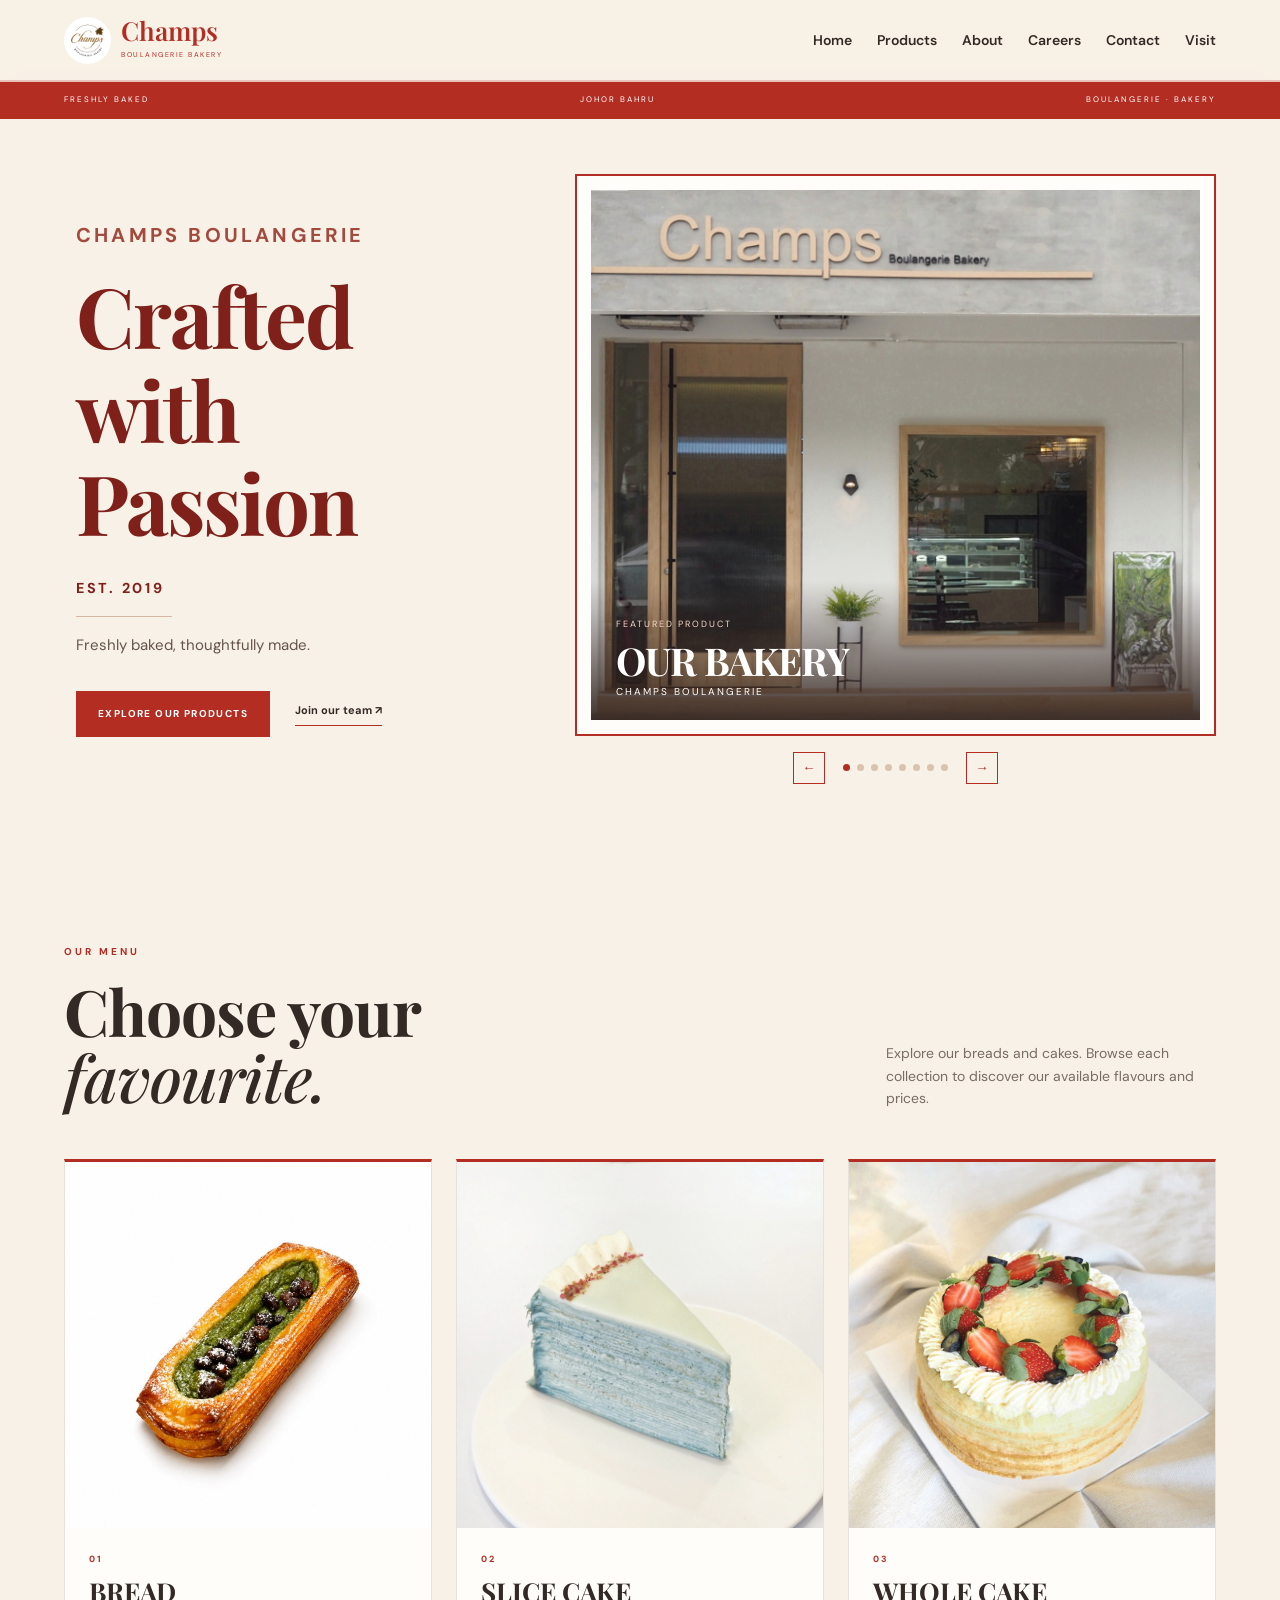
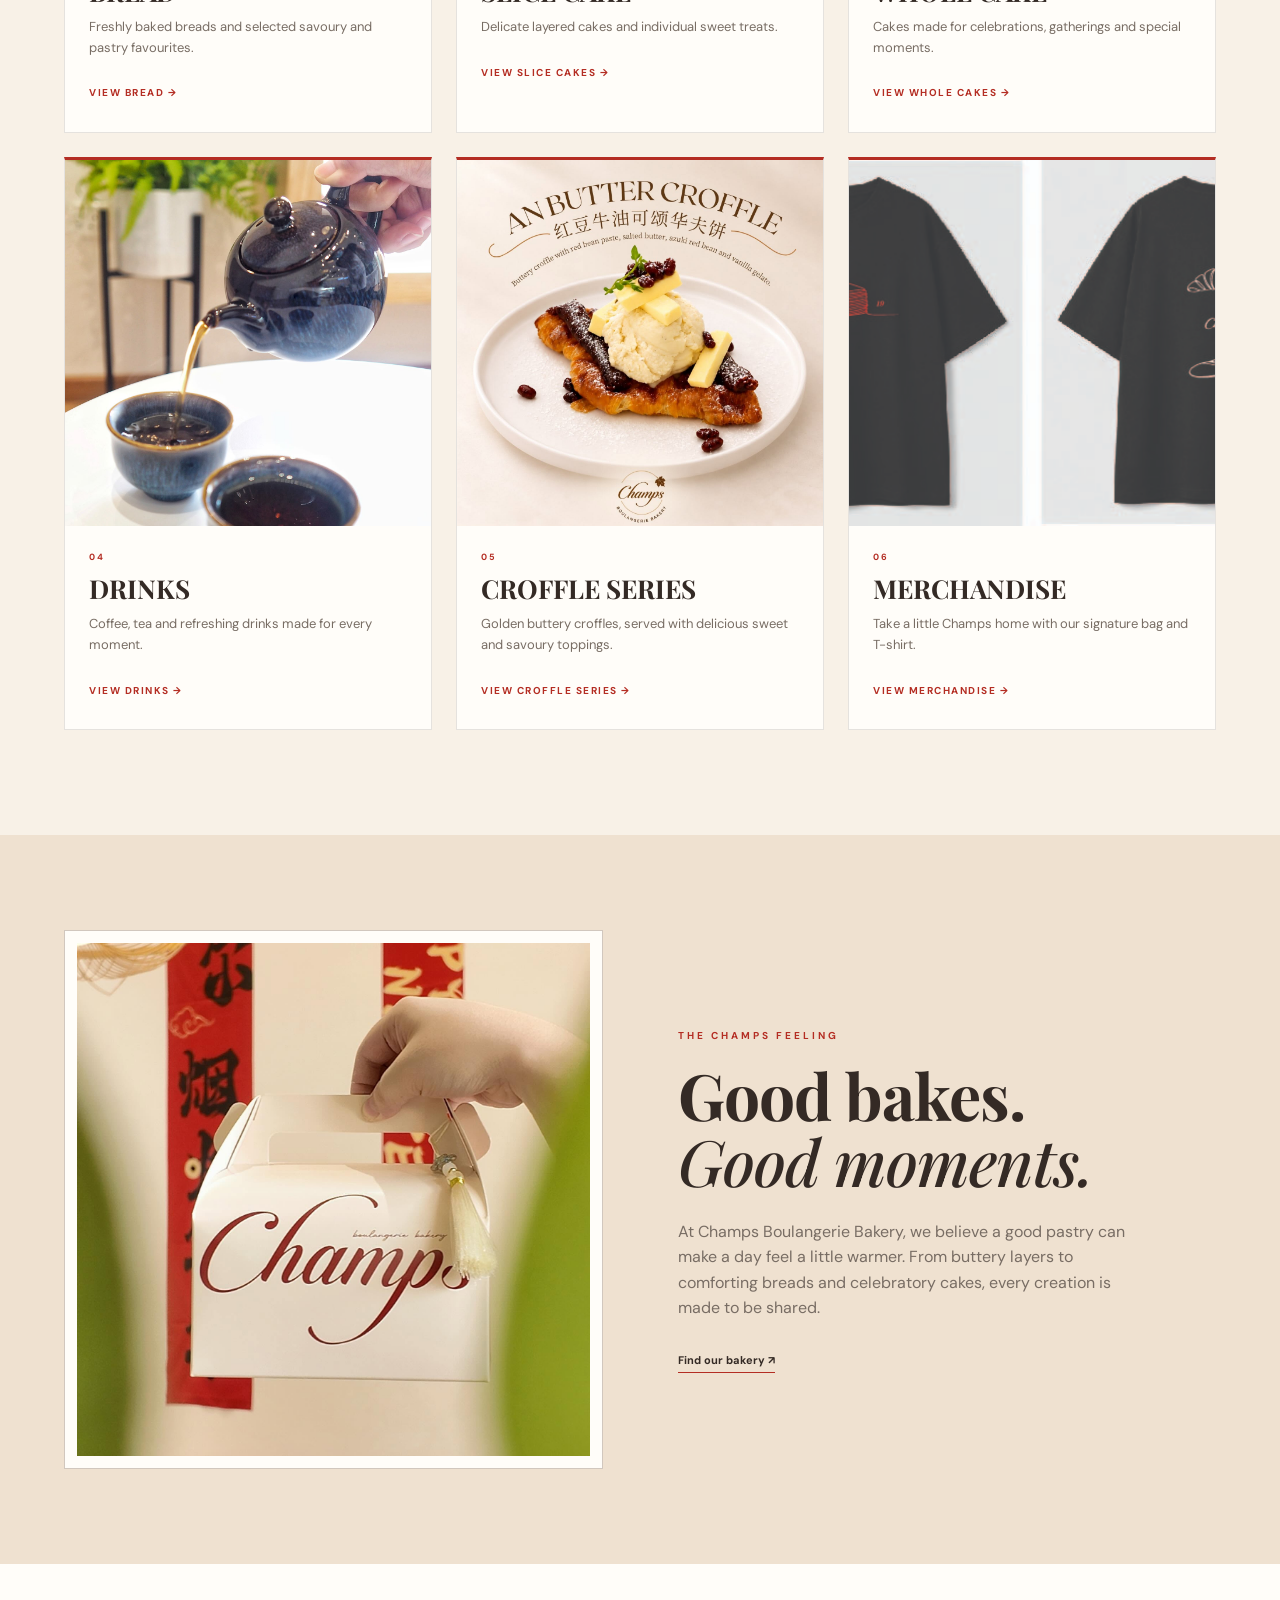
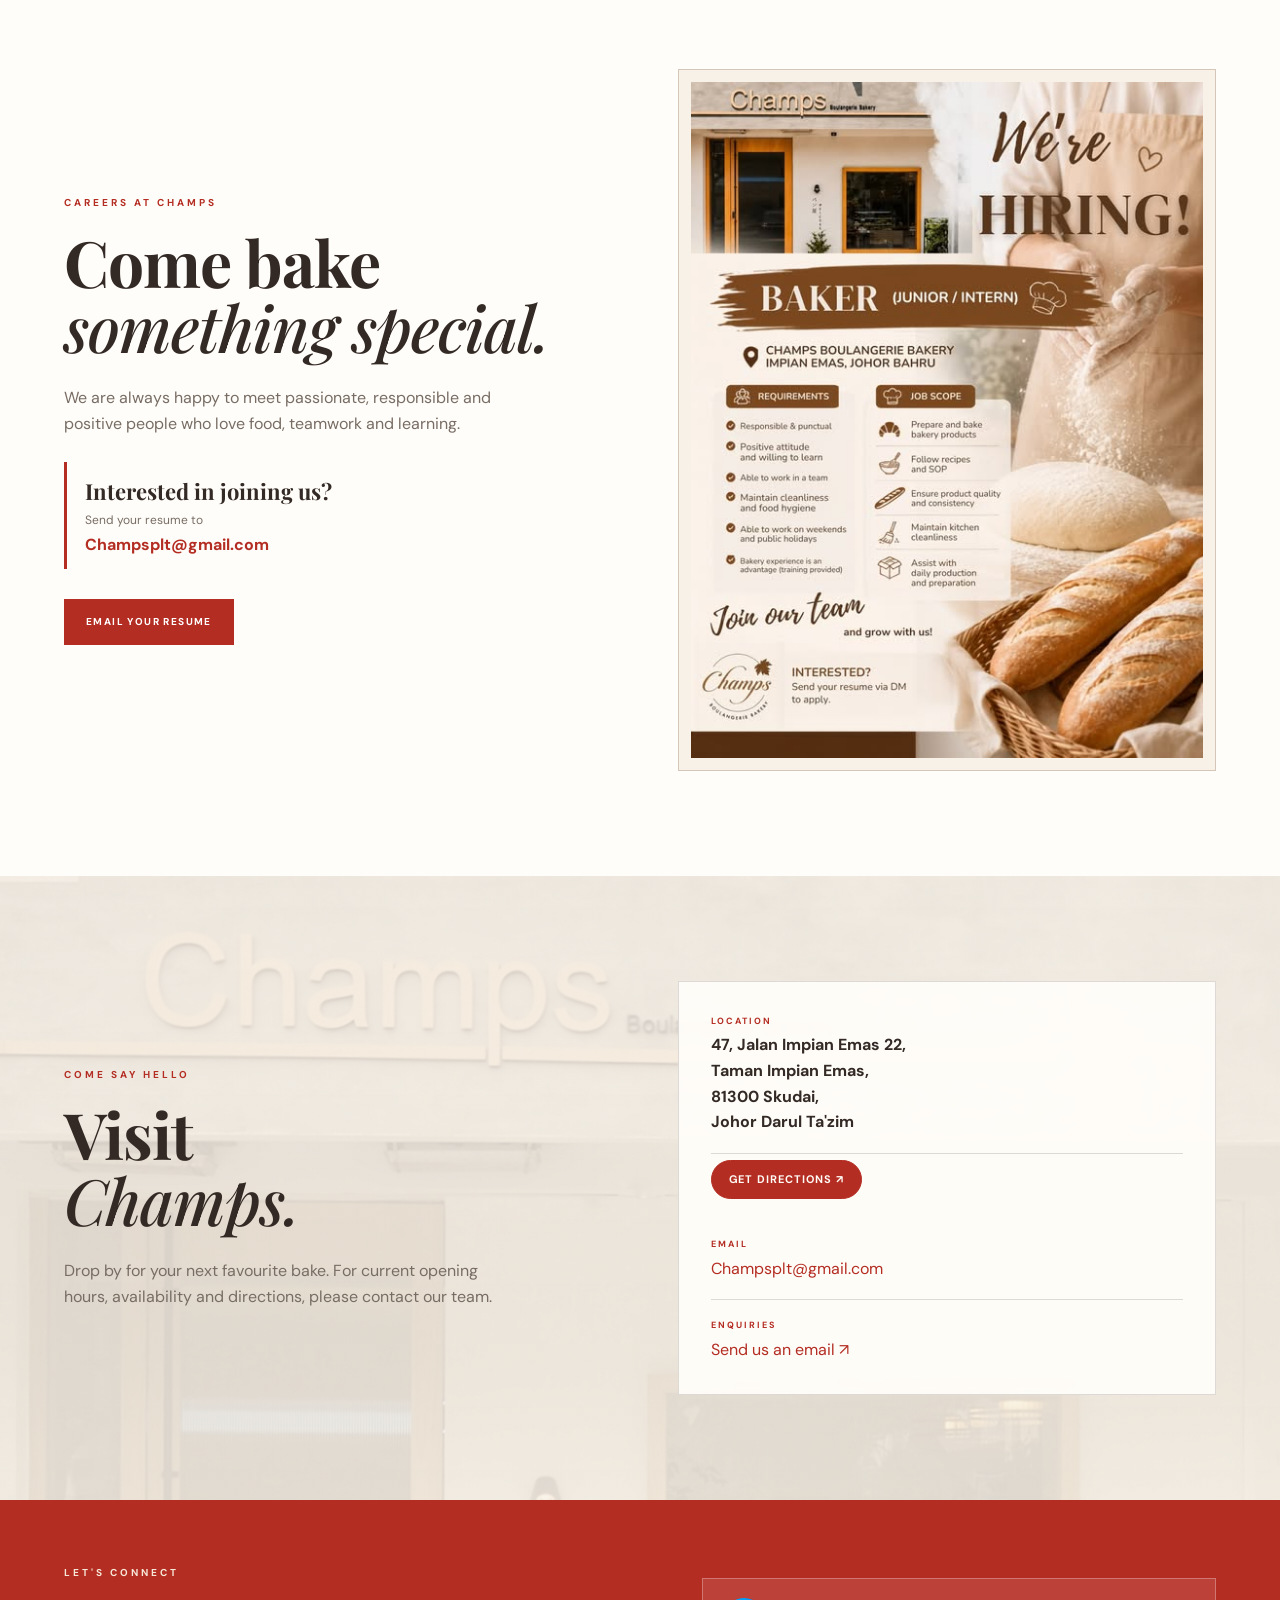
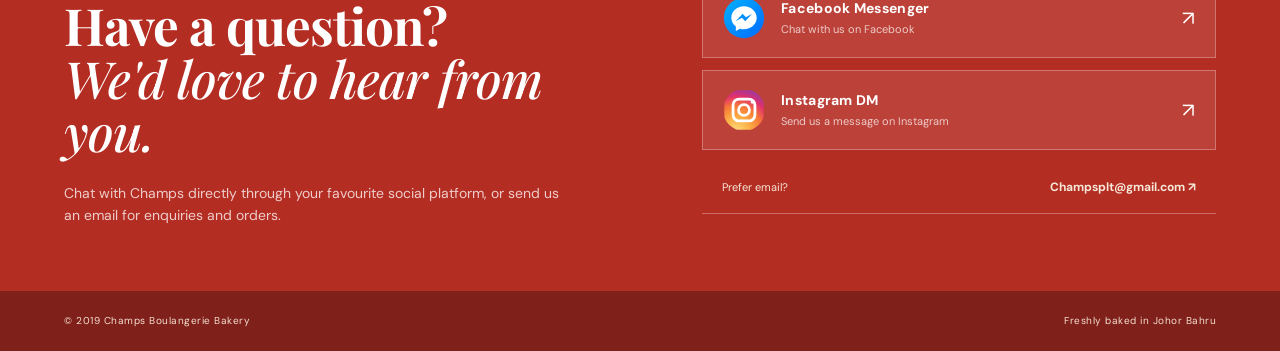
<file: index.html>
<!DOCTYPE html>

<html lang="en">
<head>
<meta charset="utf-8"/>
<meta content="width=device-width, initial-scale=1.0" name="viewport"/>
<meta content="Champs Boulangerie Bakery — croffles, pastries, breads, cakes and handcrafted sweet treats in Johor Bahru." name="description"/>
<title>Champs Boulangerie Bakery</title>
<!-- Google Fonts -->
<link href="https://fonts.googleapis.com" rel="preconnect"/>
<link crossorigin="" href="https://fonts.gstatic.com" rel="preconnect"/>
<link href="https://fonts.googleapis.com/css2?family=DM+Sans:wght@400;500;600;700&amp;family=Playfair+Display:wght@500;600;700&amp;display=swap" rel="stylesheet"/>
<!-- Homepage heritage headline styling; scoped to avoid affecting other pages -->
<style>
        .hero-copy .champs-heritage-kicker {
            color: #a34a3e;
            letter-spacing: .16em;
            font-weight: 700;
        }
        .hero-copy .champs-heritage-heading {
            color: #7f201a;
            line-height: 1.12;
            text-wrap: balance;
            margin-bottom: .35em;
        }
        .hero-copy .champs-heritage-heading em { color: inherit; }
        .hero-copy .champs-heritage-established {
            color: #7f201a;
            font-weight: 700;
            letter-spacing: .19em;
            font-size: .9rem;
            margin: 0 0 1rem;
        }
        .hero-copy .champs-heritage-rule {
            width: 96px;
            height: 1px;
            background: #d7b7a3;
            margin: 0 0 1rem;
        }
        .hero-copy .champs-heritage-description {
            color: #65554c;
            margin-top: 0;
        }
        @media (max-width: 767px) {
            .hero-copy .champs-heritage-heading { font-size: clamp(2.1rem, 9vw, 3.5rem); }
        }
    </style>
<!-- Main CSS -->
<link href="style.css" rel="stylesheet"/>
</head>
<body>
<!-- =========================================================
         HEADER / NAVIGATION
    ========================================================== -->
<header class="header" id="header">
<div class="container nav">
<!-- Logo -->
<div aria-label="Champs Boulangerie Bakery" class="brand">
<img alt="Champs Logo" src="images/champslogo.jpg"/>
<span>
<strong>Champs</strong>
<small>BOULANGERIE BAKERY</small>
</span>
</div>
<!-- Desktop Navigation -->
<nav class="nav-links">
<a href="#home">Home</a>
<a href="products.html">Products</a>
<a href="#about">About</a>
<a href="#careers">Careers</a>
<button aria-haspopup="dialog" class="champs-contact-trigger champs-nav-contact" type="button">Contact</button>
<a href="#visit">Visit</a>
</nav>
<!-- Mobile Menu Button -->
<button aria-expanded="false" aria-label="Open navigation" class="menu-button" id="menuButton">

                ☰

            </button>
</div>
<!-- Mobile Navigation -->
<nav class="mobile-nav" id="mobileNav">
<a href="#home">Home</a>
<a href="products.html">Products</a>
<a href="#about">About</a>
<a href="#careers">Careers</a>
<button aria-haspopup="dialog" class="champs-contact-trigger champs-nav-contact" type="button">Contact</button>
<a href="#visit">Visit</a>
</nav>
</header>
<!-- =========================================================
         MAIN CONTENT
    ========================================================== -->
<main id="home">
<!-- =====================================================
             HERO SECTION
        ====================================================== -->
<section class="hero">
<!-- Top Information -->
<div class="hero-topline">
<span>FRESHLY BAKED</span>
<span>JOHOR BAHRU</span>
<span>BOULANGERIE · BAKERY</span>
</div>
<div class="container hero-grid">
<!-- =================================================
                     HERO TEXT
                ================================================== -->
<div class="hero-copy">
<!-- Refined brand statement: established, warm and timeless -->
<p class="eyebrow champs-heritage-kicker">CHAMPS BOULANGERIE</p>
<h1 class="champs-heritage-heading">Crafted with Passion</h1>
<p class="champs-heritage-established">EST. 2019</p>
<div aria-hidden="true" class="champs-heritage-rule"></div>
<p class="hero-description champs-heritage-description">Freshly baked, thoughtfully made.</p>
<!-- Hero Buttons -->
<div class="hero-actions">
<a class="button red" href="products.html">

                            Explore our products

                        </a>
<a class="underlink" href="#careers">

                            Join our team ↗

                        </a>
</div>
</div>
<!-- =================================================
                     HERO PRODUCT SLIDER
                ================================================== -->
<div class="hero-slider">
<!-- Slider Frame -->
<div class="slider-frame">
<!-- Decorative Corners -->
<div class="slider-corner top-left"></div>
<div class="slider-corner bottom-right"></div>
<!-- Product Image -->
<img alt="Champs Boulangerie bakery entrance" id="heroImage" src="images/champs-home-01.jpeg"/>
<!-- Product Information Overlay -->
<div class="slider-overlay">
<span class="slider-label">
                                FEATURED PRODUCT
                            </span>
<h2 id="heroTitle">OUR BAKERY</h2>
<p id="heroCategory">CHAMPS BOULANGERIE</p>
</div>
</div>
<!-- END slider-frame -->
<!-- =================================================
                         SLIDER CONTROLS
                         
                         IMPORTANT:
                         This is OUTSIDE slider-frame.
                         Do not put it inside slider-frame.
                    ================================================== -->
<div class="slider-controls">
<!-- Previous -->
<button aria-label="Previous product" id="prevSlide">

                            ←

                        </button>
<!-- Dots -->
<div class="slider-dots" id="sliderDots">
</div>
<!-- Next -->
<button aria-label="Next product" id="nextSlide">

                            →

                        </button>
</div>
<!-- END slider-controls -->
</div>
<!-- END hero-slider -->
</div>
<!-- END hero-grid -->
</section>
<!-- END HERO SECTION -->
<!-- =========================================================
             OUR MENU SECTION
        ========================================================== -->
<section class="section menu-section" id="products">
<div class="container">
<!-- Section Heading -->
<div class="section-heading">
<div>
<p class="eyebrow">
                            OUR MENU
                        </p>
<h2>

                            Choose your
                            <br/>
<em>favourite.</em>
</h2>
</div>
<p>

                        Explore our breads and cakes.
                        Browse each collection to discover
                        our available flavours and prices.

                    </p>
</div>
<!-- Menu Categories -->
<div class="menu-category-grid">
<!-- =================================================
                         BREAD
                    ================================================== -->
<a class="menu-category-card" href="products.html#bread">
<div class="menu-category-image">
<img alt="Matcha Red Bean Danish" src="images/matcha-red-bean-danish.jpg"/>
</div>
<div class="menu-category-info">
<span>01</span>
<h3>
                                BREAD
                            </h3>
<p>

                                Freshly baked breads and
                                selected savoury and pastry
                                favourites.

                            </p>
<strong>
                                VIEW BREAD →
                            </strong>
</div>
</a>
<!-- =================================================
                         SLICE CAKE
                    ================================================== -->
<a class="menu-category-card" href="products.html#slice-cake">
<div class="menu-category-image">
<img alt="Sea Salt Mille Crepe Slice Cake" src="images/slice-sea-salt-mille-crepe.jpeg"/>
</div>
<div class="menu-category-info">
<span>02</span>
<h3>
                                SLICE CAKE
                            </h3>
<p>

                                Delicate layered cakes and
                                individual sweet treats.

                            </p>
<strong>
                                VIEW SLICE CAKES →
                            </strong>
</div>
</a>
<!-- =================================================
                         WHOLE CAKE
                    ================================================== -->
<a class="menu-category-card" href="products.html#whole-cake">
<div class="menu-category-image">
<img alt="Strawberry Mille Crepe Whole Cake" src="images/strawberry-mille-crepe-whole.jpeg"/>
</div>
<div class="menu-category-info">
<span>03</span>
<h3>
                                WHOLE CAKE
                            </h3>
<p>

                                Cakes made for celebrations,
                                gatherings and special moments.

                            </p>
<strong>
                                VIEW WHOLE CAKES →
                            </strong>
</div>
</a>
<a class="menu-category-card" href="products.html#drinks"><div class="menu-category-image"><img alt="Drink Pink Rose Tea" src="images/drink-pink rose tea.jpeg"/></div><div class="menu-category-info"><span>04</span><h3>DRINKS</h3><p>Coffee, tea and refreshing drinks made for every moment.</p><strong>VIEW DRINKS →</strong></div></a>
<a class="menu-category-card" href="products.html#croffle-series"><div class="menu-category-image"><img alt="An Butter Croffle" loading="lazy" src="images/an-butter-croffle.jpg"/></div><div class="menu-category-info"><span>05</span><h3>CROFFLE SERIES</h3><p>Golden buttery croffles, served with delicious sweet and savoury toppings.</p><strong>VIEW CROFFLE SERIES →</strong></div></a><a class="menu-category-card" href="products.html#merchandise"><div class="menu-category-image"><img alt="Champs T-shirt front and back" loading="lazy" src="images/merchandise-tshirt.jpg"/></div><div class="menu-category-info"><span>06</span><h3>MERCHANDISE</h3><p>Take a little Champs home with our signature bag and T-shirt.</p><strong>VIEW MERCHANDISE →</strong></div></a></div>
</div>
</section>
<!-- =========================================================
             ABOUT / BRAND SECTION
        ========================================================== -->
<section class="brand-section" id="about">
<div class="container brand-grid">
<!-- Brand Photo -->
<div class="brand-photo">
<img alt="Champs bakery packaging" src="images/champs-packaging.jpg"/>
</div>
<!-- Brand Text -->
<div class="brand-copy">
<p class="eyebrow">
                        THE CHAMPS FEELING
                    </p>
<h2>

                        Good bakes.
                        <br/>
<em>Good moments.</em>
</h2>
<p>

                        At Champs Boulangerie Bakery,
                        we believe a good pastry can make
                        a day feel a little warmer.

                        From buttery layers to comforting
                        breads and celebratory cakes,
                        every creation is made to be shared.

                    </p>
<a class="underlink" href="#visit">

                        Find our bakery ↗

                    </a>
</div>
</div>
</section>
<!-- =========================================================
             CAREERS SECTION
        ========================================================== -->
<section class="careers section" id="careers">
<div class="container careers-grid">
<!-- Careers Text -->
<div class="careers-copy">
<p class="eyebrow">
                        CAREERS AT CHAMPS
                    </p>
<h2>

                        Come bake
                        <br/>
<em>something special.</em>
</h2>
<p>

                        We are always happy to meet
                        passionate, responsible and positive
                        people who love food, teamwork
                        and learning.

                    </p>
<!-- Career Contact -->
<div class="career-note">
<strong>
                            Interested in joining us?
                        </strong>
<span>
                            Send your resume to
                        </span>
<a href="mailto:Champsplt@gmail.com?subject=Job%20Application%20-%20Champs%20Boulangerie%20Bakery">

                            Champsplt@gmail.com

                        </a>
</div>
<!-- Email Button -->
<a class="button red" href="mailto:Champsplt@gmail.com?subject=Job%20Application%20-%20Champs%20Boulangerie%20Bakery&amp;body=Hello%20Champs%20team%2C%0A%0AI%20would%20like%20to%20apply%20for%20a%20position.%20Please%20find%20my%20resume%20attached.%0A%0AThank%20you.">

                        Email your resume

                    </a>
</div>
<!-- Hiring Poster -->
<div class="poster-frame">
<img alt="Champs Boulangerie Bakery hiring poster" src="images/hiring.jpg"/>
</div>
</div>
</section>
<!-- =========================================================
             VISIT SECTION
        ========================================================== -->
<section class="visit section" id="visit">
<div class="container visit-grid">
<!-- Visit Text -->
<div>
<p class="eyebrow">
                        COME SAY HELLO
                    </p>
<h2>

                        Visit
                        <br/>
<em>Champs.</em>
</h2>
<p>

                        Drop by for your next favourite bake.
                        For current opening hours, availability
                        and directions, please contact our team.

                    </p>
</div>
<!-- Visit Information -->
<div class="visit-card">
<!-- Location -->
<div class="visit-line">
<span>
                            LOCATION
                        </span>
<strong>
                            47, Jalan Impian Emas 22,<br/>
                            Taman Impian Emas,<br/>
                            81300 Skudai,<br/>
                            Johor Darul Ta'zim
                        </strong>
</div>
<a aria-label="Get directions to Champs Boulangerie Bakery on Google Maps" class="champs-directions-link" href="https://www.google.com/maps/search/?api=1&amp;query=47%2C%20Jalan%20Impian%20Emas%2022%2C%20Taman%20Impian%20Emas%2C%2081300%20Skudai%2C%20Johor%20Darul%20Ta%27zim%2C%20Malaysia" rel="noopener noreferrer" target="_blank">Get Directions ↗</a>
<!-- Email -->
<div class="visit-line">
<span>
                            EMAIL
                        </span>
<a href="mailto:Champsplt@gmail.com">

                            Champsplt@gmail.com

                        </a>
</div>
<!-- Enquiries -->
<div class="visit-line">
<span>
                            ENQUIRIES
                        </span>
<a href="mailto:Champsplt@gmail.com?subject=Champs%20Bakery%20Enquiry">

                            Send us an email ↗

                        </a>
</div>
</div>
</div>
</section>
<!-- =========================================================
             CONTACT STRIP
        ========================================================== -->
<section class="contact-strip" id="contact">
<div class="container contact-inner">
<div class="contact-copy">
<p class="eyebrow light">LET'S CONNECT</p>
<h2>
                        Have a question?
                        <br/>
<em>We'd love to hear from you.</em>
</h2>
<p class="contact-description">
                        Chat with Champs directly through your favourite social platform,
                        or send us an email for enquiries and orders.
                    </p>
</div>
<div class="contact-options">
<a aria-label="Chat with Champs on Facebook Messenger" class="contact-social facebook" href="https://m.me/Champs4722" rel="noopener noreferrer" target="_blank">
<span aria-hidden="true" class="contact-social-icon messenger-icon">
<svg role="img" viewbox="0 0 48 48">
<defs>
<lineargradient id="messengerGradient" x1="0" x2="1" y1="0" y2="1">
<stop offset="0%" stop-color="#00B2FF"></stop>
<stop offset="100%" stop-color="#006AFF"></stop>
</lineargradient>
</defs>
<circle cx="24" cy="24" fill="url(#messengerGradient)" r="23"></circle>
<path d="M24 10.5c-8.2 0-14.5 5.9-14.5 13.2 0 4.1 2 7.8 5.2 10.1v5.1l4.8-2.7c1.4.4 2.9.6 4.5.6 8.2 0 14.5-5.9 14.5-13.1S32.2 10.5 24 10.5Zm1.4 17.1-3.7-3.9-7.2 3.9 7.9-8.4 3.8 3.9 7.1-3.9-7.9 8.4Z" fill="#fff"></path>
</svg>
</span>
<span class="contact-social-text">
<strong>Facebook Messenger</strong>
<small>Chat with us on Facebook</small>
</span>
<span class="contact-arrow">↗</span>
</a>
<a aria-label="Message Champs on Instagram" class="contact-social instagram" href="https://ig.me/m/champsboulangeriebakery" rel="noopener noreferrer" target="_blank">
<span aria-hidden="true" class="contact-social-icon instagram-icon">
<svg role="img" viewbox="0 0 48 48">
<defs>
<radialgradient cx="30%" cy="105%" id="igGradient" r="120%">
<stop offset="0%" stop-color="#FFDC80"></stop>
<stop offset="30%" stop-color="#FCAF45"></stop>
<stop offset="55%" stop-color="#F77737"></stop>
<stop offset="75%" stop-color="#E1306C"></stop>
<stop offset="100%" stop-color="#833AB4"></stop>
</radialgradient>
</defs>
<rect fill="url(#igGradient)" height="45" rx="13" width="45" x="1.5" y="1.5"></rect>
<rect fill="none" height="25" rx="7" stroke="#fff" stroke-width="3.2" width="25" x="11.5" y="11.5"></rect>
<circle cx="24" cy="24" fill="none" r="6.2" stroke="#fff" stroke-width="3.2"></circle>
<circle cx="33.5" cy="14.8" fill="#fff" r="2"></circle>
</svg>
</span>
<span class="contact-social-text">
<strong>Instagram DM</strong>
<small>Send us a message on Instagram</small>
</span>
<span class="contact-arrow">↗</span>
</a>
<a class="contact-email" href="mailto:Champsplt@gmail.com?subject=Champs%20Bakery%20Enquiry">
<span>Prefer email?</span>
<strong>Champsplt@gmail.com ↗</strong>
</a>
</div>
</div>
</section>
</main>
<!-- =========================================================
         FOOTER
    ========================================================== -->
<footer class="footer">
<div class="container footer-inner">
<span>

                © 2019 Champs Boulangerie Bakery               
            </span>
<span>

                Freshly baked in Johor Bahru

            </span>
</div>
</footer>
<!-- =========================================================
         JAVASCRIPT
    ========================================================== -->
<script src="script.js"></script>
<!-- Contact choices dialog -->
<div aria-hidden="true" aria-labelledby="champsContactTitle" aria-modal="true" class="champs-contact-modal" id="champsContactModal" role="dialog">
<div class="champs-contact-panel" role="document">
<button aria-label="Close contact options" class="champs-contact-close" type="button">×</button>
<p class="eyebrow">CONTACT CHAMPS</p>
<h2 id="champsContactTitle">Get in Touch</h2>
<p class="champs-contact-intro">Have a question? We'd love to hear from you!</p>
<a class="champs-contact-choice" href="https://m.me/Champs4722" rel="noopener noreferrer" target="_blank"><span aria-hidden="true" class="champs-contact-symbol champs-fb">f</span><span><strong>Facebook Messenger</strong><small>Chat with us on Messenger</small></span><span aria-hidden="true">↗</span></a>
<a class="champs-contact-choice" href="https://ig.me/m/champsboulangeriebakery" rel="noopener noreferrer" target="_blank"><span aria-hidden="true" class="champs-contact-symbol champs-ig">◎</span><span><strong>Instagram Direct</strong><small>Send us an Instagram DM</small></span><span aria-hidden="true">↗</span></a>
</div>
</div>
<script src="contact-popup.js"></script>
</body>
</html>
</file>
<file: style.css>
* {
    margin: 0;
    padding: 0;
    box-sizing: border-box;
}


/* ========================================
   ROOT / COLORS
======================================== */

:root {
    --cream: #f8f1e7;
    --cream2: #efe1d0;
    --white: #fffdf9;

    --red: #B42D23;
    --red-dark: #7F201A;

    --wood: #ad8059;
    --wood-dark: #684936;

    --ink: #342a25;
    --muted: #786d64;

    --line: rgba(52, 42, 37, .16);
}


/* ========================================
   GLOBAL
======================================== */

html {
    scroll-behavior: smooth;
    scroll-padding-top: 84px;
}

body {
    font-family: "DM Sans", sans-serif;
    color: var(--ink);
    background: var(--cream);
    line-height: 1.6;
}

a {
    color: inherit;
    text-decoration: none;
}

img {
    display: block;
    width: 100%;
}

.container {
    width: min(1180px, 90%);
    margin: auto;
}

.section {
    padding: 105px 0;
}


/* ========================================
   EYEBROW
======================================== */

.eyebrow {
    color: var(--red);
    font-size: 10px;
    font-weight: 700;
    letter-spacing: 3px;
    margin-bottom: 18px;
}

.eyebrow.light {
    color: #f6e8d8;
}


/* ========================================
   HEADINGS
======================================== */

h1,
h2,
h3 {
    font-family: "Playfair Display", serif;
}

h1 {
    font-size: clamp(52px, 6.5vw, 88px);
    line-height: .98;
    letter-spacing: -2px;
}

h2 {
    font-size: clamp(42px, 5vw, 68px);
    line-height: 1.03;
    letter-spacing: -1px;
}

h3 {
    font-size: 23px;
    line-height: 1.15;
}

em {
    font-weight: 500;
}


/* ========================================
   HEADER
======================================== */

.header {
    position: fixed;
    inset: 0 0 auto;
    z-index: 1000;

    background: rgba(248, 241, 231, .96);
    backdrop-filter: blur(14px);

    border-bottom: 2px solid rgba(180, 45, 35, .22);
}

.nav {
    height: 80px;

    display: flex;
    align-items: center;
    justify-content: space-between;

    gap: 24px;
}


/* ========================================
   BRAND / LOGO
======================================== */

.brand {
    display: flex;
    align-items: center;

    gap: 10px;
    min-width: 205px;
}

.brand img {
    width: 47px;
    height: 47px;

    object-fit: cover;
    border-radius: 50%;
}

.brand strong {
    display: block;

    font-family: "Playfair Display", serif;
    font-size: 26px;
    line-height: .85;
    font-weight: 600;

    color: var(--red);
}

.brand small {
    display: block;

    color: var(--red);
    font-size: 7px;
    letter-spacing: 1.5px;

    margin-top: 7px;
}


/* ========================================
   NAVIGATION LINKS
======================================== */

.nav-links {
    display: flex;

    gap: 25px;

    font-size: 14px;
    font-weight: 600;
}

.nav-links a:hover,
.underlink:hover {
    color: var(--red);
}


/* ========================================
   BUTTONS
======================================== */

.button {
    display: inline-flex;

    align-items: center;
    justify-content: center;

    min-height: 46px;

    padding: 0 22px;

    font-size: 10px;
    font-weight: 700;
    letter-spacing: 1.4px;

    text-transform: uppercase;

    transition: .25s;
}


.menu-button {
    display: none;

    border: 0;
    background: none;

    color: var(--red);

    font-size: 24px;
}

.mobile-nav {
    display: none;
}


/* ========================================
   HERO
======================================== */

.hero {
    padding-top: 80px;
    background: var(--cream);
}


/* ========================================
   HERO TOP LINE
======================================== */

.hero-topline {
    display: flex;

    justify-content: space-between;

    gap: 15px;

    padding: 13px 5%;

    background: var(--red);

    border-bottom: 0;

    font-size: 8px;
    letter-spacing: 2px;

    color: #fff;
}


/* ========================================
   HERO GRID
======================================== */

.hero-grid {
    display: grid;

    grid-template-columns: .82fr 1.18fr;

    align-items: center;

    gap: 65px;

    padding-top: 55px;
    padding-bottom: 55px;
}

.hero-copy {
    padding-left: 12px;
}

.hero-description {
    max-width: 430px;

    color: var(--muted);

    font-size: 15px;

    margin: 28px 0 34px;
}

.hero-actions {
    display: flex;

    align-items: center;

    gap: 25px;

    flex-wrap: wrap;
}


/* ========================================
   RED BUTTON
======================================== */

.button.red {
    background: var(--red);
    color: #fff;
}

.button.red:hover {
    background: var(--red-dark);

    transform: translateY(-2px);
}

.underlink {
    font-size: 11px;
    font-weight: 700;

    border-bottom: 1px solid var(--red);

    padding-bottom: 5px;
}


/* ========================================
   HERO SLIDER
======================================== */

.hero-slider {
    min-width: 0;
}

.slider-frame {
    position: relative;

    border: 2px solid var(--red);

    background: var(--white);

    padding: 14px;
}

.slider-frame > img {
    aspect-ratio: 1.15 / 1;

    object-fit: cover;

    transition: opacity .35s;
}


/* ========================================
   SLIDER CORNERS
======================================== */

.slider-corner {
    display: none;
}

.top-left {
    top: -1px;
    left: -1px;

    border-top: 4px solid;
    border-left: 4px solid;
}

.bottom-right {
    bottom: -1px;
    right: -1px;

    border-bottom: 4px solid;
    border-right: 4px solid;
}


/* ========================================
   SLIDER OVERLAY
======================================== */

.slider-overlay {
    position: absolute;

    left: 14px;
    right: 14px;
    bottom: 14px;

    padding: 28px 25px 20px;

    color: #fff;

    background:
        linear-gradient(
            transparent,
            rgba(48, 33, 27, .9)
        );
}

.slider-label {
    font-size: 9px;

    letter-spacing: 2px;

    color: #f4d9c7;
}

.slider-overlay h2 {
    font-size: clamp(24px, 3vw, 42px);

    margin: 7px 0 3px;
}

.slider-overlay p {
    font-size: 10px;

    letter-spacing: 2px;
}


/* ========================================
   SLIDER CONTROLS
   DESKTOP
======================================== */

.slider-controls {
    display: flex;

    align-items: center;
    justify-content: center;

    gap: 18px;

    margin-top: 16px;
}

.slider-controls button {
    border: 1px solid var(--red);

    background: transparent;

    color: var(--red);

    width: 32px;
    height: 32px;

    cursor: pointer;
}


/* ========================================
   SLIDER DOTS
======================================== */

.slider-dots {
    display: flex;

    gap: 7px;
}

.slider-dots button {
    width: 7px;
    height: 7px;

    min-height: 7px;

    padding: 0;

    border: 0;

    border-radius: 50%;

    background: var(--wood);

    opacity: .4;
}

.slider-dots button.active {
    opacity: 1;

    background: var(--red);
}


/* ========================================
   CATEGORY BAR
======================================== */

.category-bar {
    background: var(--red);
    color: #fff;
}

.categories {
    display: flex;

    justify-content: center;

    flex-wrap: wrap;
}

.categories a {
    padding: 18px 27px;

    font-size: 10px;

    letter-spacing: 2px;

    border-right: 1px solid rgba(255, 255, 255, .25);
}

.categories a:first-child {
    border-left: 1px solid rgba(255, 255, 255, .25);
}


/* ========================================
   SECTION HEADING
======================================== */

.section-heading {
    display: flex;

    justify-content: space-between;
    align-items: end;

    gap: 40px;

    margin-bottom: 50px;
}

.section-heading > p {
    max-width: 330px;

    color: var(--muted);

    font-size: 14px;
}


/* ========================================
   PRODUCT GRID
======================================== */

.product-grid {
    display: grid;

    grid-template-columns: repeat(3, 1fr);

    gap: 34px 24px;
}

.product-card {
    background: var(--white);

    border: 1px solid rgba(52, 42, 37, .11);

    transition:
        transform .25s,
        box-shadow .25s;
}

.product-card:hover {
    transform: translateY(-5px);

    box-shadow:
        0 12px 28px rgba(80, 55, 40, .08);
}


/* ========================================
   PRODUCT IMAGE
======================================== */

.product-image {
    position: relative;

    background: #fff;

    overflow: hidden;
}

.product-image img {
    aspect-ratio: 1 / 1;

    object-fit: cover;

    transition: transform .5s;
}

.product-card:hover .product-image img {
    transform: scale(1.035);
}

.product-tag {
    position: absolute;

    top: 13px;
    left: 13px;

    background: var(--red);

    color: #fff;

    font-size: 9px;

    letter-spacing: 1.5px;

    padding: 5px 8px;
}


/* ========================================
   PRODUCT INFO
======================================== */

.product-info {
    padding: 21px 22px 25px;
}

.product-info h3 {
    font-size: 23px;
}

.product-info p {
    font-size: 13px;

    color: var(--muted);

    margin-top: 10px;
}


/* ========================================
   BRAND SECTION
======================================== */

.brand-section {
    background: var(--cream2);

    padding: 95px 0;
}

.brand-grid {
    display: grid;

    grid-template-columns: 1fr 1fr;

    gap: 75px;

    align-items: center;
}

.brand-photo {
    border: 1px solid rgba(104, 73, 54, .3);

    padding: 12px;

    background: var(--white);
}

.brand-photo img {
    aspect-ratio: 1 / 1;

    object-fit: cover;
}

.brand-copy p:not(.eyebrow) {
    color: var(--muted);

    max-width: 470px;

    margin: 25px 0;
}


/* ========================================
   CAREERS
======================================== */

.careers {
    background: var(--white);
}

.careers-grid {
    display: grid;

    grid-template-columns: 1fr 1fr;

    gap: 75px;

    align-items: center;
}

.careers-copy > p:not(.eyebrow) {
    color: var(--muted);

    max-width: 480px;

    margin: 25px 0;
}


/* ========================================
   CAREER NOTE
======================================== */

.career-note {
    border-left: 3px solid var(--red);

    padding: 12px 0 12px 18px;

    margin: 25px 0 30px;

    display: flex;

    flex-direction: column;

    gap: 2px;
}

.career-note strong {
    font-family: "Playfair Display", serif;

    font-size: 22px;
}

.career-note span {
    font-size: 12px;

    color: var(--muted);
}

.career-note a {
    color: var(--red);

    font-weight: 700;
}


/* ========================================
   POSTER
======================================== */

.poster-frame {
    border: 1px solid rgba(104, 73, 54, .25);

    padding: 12px;

    background: var(--cream);
}

.poster-frame img {
    max-height: 760px;

    object-fit: contain;
}


/* ========================================
   VISIT SECTION
======================================== */

.visit {
    background: var(--cream2);
}

.visit-grid {
    display: grid;

    grid-template-columns: 1fr 1fr;

    gap: 75px;

    align-items: center;
}

.visit-grid > div > p:not(.eyebrow) {
    color: var(--muted);

    max-width: 430px;

    margin-top: 25px;
}


/* ========================================
   VISIT CARD
======================================== */

.visit-card {
    background: var(--white);

    padding: 32px;

    border: 1px solid var(--line);
}

.visit-line {
    display: flex;

    flex-direction: column;

    gap: 4px;

    padding: 18px 0;

    border-bottom: 1px solid var(--line);
}

.visit-line:first-child {
    padding-top: 0;
}

.visit-line:last-child {
    border-bottom: 0;

    padding-bottom: 0;
}

.visit-line span {
    font-size: 9px;

    letter-spacing: 2px;

    color: var(--red);

    font-weight: 700;
}

.visit-line strong,
.visit-line a {
    font-size: 16px;
}

.visit-line a {
    color: var(--red);
}


/* ========================================
   CONTACT STRIP
======================================== */

.contact-strip {
    background: var(--red);

    color: #fff;

    padding: 65px 0;
}

.contact-inner {
    display: flex;

    justify-content: space-between;
    align-items: center;

    gap: 30px;
}

.contact-strip h2 {
    font-size: clamp(34px, 4vw, 54px);
}

.cream-button {
    background: var(--cream);

    color: var(--red);
}

.cream-button:hover {
    background: #fff;
}


/* ========================================
   FOOTER
======================================== */

.footer {
    background: var(--red-dark);

    color: #f4dfd0;

    font-size: 10px;

    letter-spacing: .5px;
}

.footer-inner {
    display: flex;

    justify-content: space-between;

    gap: 20px;

    padding: 22px 0;
}


/* ========================================
   MENU CATEGORY SECTION
======================================== */

.menu-category-grid {
    display: grid;

    grid-template-columns: repeat(3, 1fr);

    gap: 24px;
}

.menu-category-card {
    display: block;

    background: var(--white);

    border: 1px solid rgba(52, 42, 37, 0.12);

    border-top: 3px solid var(--red);

    transition:
        transform 0.3s ease,
        box-shadow 0.3s ease;
}

.menu-category-card:hover {
    transform: translateY(-6px);

    box-shadow:
        0 14px 32px rgba(80, 55, 40, 0.1);
}

.menu-category-image {
    overflow: hidden;

    background: #fff;
}

.menu-category-image img {
    width: 100%;

    aspect-ratio: 1 / 1;

    object-fit: cover;

    transition: transform 0.5s ease;
}

.menu-category-card:hover .menu-category-image img {
    transform: scale(1.04);
}

.menu-category-info {
    padding: 24px 24px 28px;
}

.menu-category-info > span {
    display: block;

    color: var(--red);

    font-size: 9px;

    font-weight: 700;

    letter-spacing: 2px;

    margin-bottom: 10px;
}

.menu-category-info h3 {
    font-size: 26px;

    margin-bottom: 10px;
}

.menu-category-info p {
    color: var(--muted);

    font-size: 13px;

    line-height: 1.6;

    margin-bottom: 20px;
}

.menu-category-info strong {
    color: var(--red);

    font-size: 10px;

    letter-spacing: 1.5px;
}


/* ========================================
   WHOLE CAKE PLACEHOLDER
======================================== */

.whole-cake-placeholder {
    aspect-ratio: 1 / 1;

    display: flex;

    align-items: center;
    justify-content: center;

    background:
        linear-gradient(
            135deg,
            var(--cream2),
            var(--cream)
        );
}

.whole-cake-placeholder div {
    text-align: center;
}

.whole-cake-placeholder span {
    display: block;

    color: var(--red);

    font-size: 9px;

    letter-spacing: 3px;

    margin-bottom: 10px;
}

.whole-cake-placeholder strong {
    display: block;

    color: var(--wood-dark);

    font-family: "Playfair Display", serif;

    font-size: 28px;
}


/* ========================================
   MENU PAGE
======================================== */

.menu-page {
    padding-top: 80px;
}

.menu-page-header {
    background: var(--cream2);

    padding: 80px 0;
}

.menu-page-header h1 {
    max-width: 800px;
}

.menu-page-header p:not(.eyebrow) {
    max-width: 600px;

    color: var(--muted);

    margin-top: 25px;
}

.menu-page-section {
    padding: 90px 0;
}

.menu-page-section:nth-child(even) {
    background: var(--white);
}


/* ========================================
   MENU SECTION TITLE
======================================== */

.menu-section-title {
    display: flex;

    justify-content: space-between;
    align-items: end;

    gap: 30px;

    margin-bottom: 45px;
}

.menu-section-title h2 {
    margin: 0;
}

.menu-section-title p {
    max-width: 360px;

    color: var(--muted);

    font-size: 13px;
}


/* ========================================
   MENU PRODUCT GRID
======================================== */

.menu-product-grid {
    display: grid;

    grid-template-columns: repeat(3, 1fr);

    gap: 30px 24px;
}

.menu-product-card {
    background: var(--white);

    border: 1px solid rgba(52, 42, 37, 0.12);
}

.menu-page-section:nth-child(even)
.menu-product-card {
    background: var(--cream);
}

.menu-product-image {
    overflow: hidden;
}

.menu-product-image img {
    width: 100%;

    aspect-ratio: 1 / 1;

    object-fit: cover;
}


/* ========================================
   MENU PRODUCT INFO
======================================== */

.menu-product-info {
    padding: 20px 21px 24px;
}

.menu-product-info h3 {
    font-size: 21px;

    margin-bottom: 8px;
}

.menu-product-info p {
    color: var(--muted);

    font-size: 13px;

    margin-bottom: 16px;
}

.menu-product-bottom {
    display: flex;

    justify-content: space-between;
    align-items: center;

    gap: 15px;
}

.menu-product-price {
    color: var(--red);

    font-family: "Playfair Display", serif;

    font-size: 21px;

    font-weight: 600;
}

.menu-product-tag {
    font-size: 8px;

    letter-spacing: 1.5px;

    color: var(--red);

    font-weight: 700;
}


/* ========================================
   MENU EMPTY
======================================== */

.menu-empty {
    border: 1px solid rgba(104, 73, 54, 0.2);

    background: var(--cream);

    padding: 60px 30px;

    text-align: center;
}

.menu-empty h3 {
    margin-bottom: 10px;
}

.menu-empty p {
    max-width: 500px;

    margin: auto;

    color: var(--muted);

    font-size: 13px;
}


/* ========================================
   MENU RESPONSIVE
======================================== */

@media (max-width: 900px) {

    .menu-category-grid {
        grid-template-columns: 1fr;

        max-width: 650px;

        margin: auto;
    }

    .menu-product-grid {
        grid-template-columns: repeat(2, 1fr);
    }

    .menu-section-title {
        align-items: start;

        flex-direction: column;
    }
}


@media (max-width: 560px) {

    .menu-page-header {
        padding: 60px 0;
    }

    .menu-page-section {
        padding: 65px 0;
    }

    .menu-product-grid {
        grid-template-columns: 1fr;
    }

    .menu-category-info h3 {
        font-size: 24px;
    }
}


/* ========================================
   MOBILE HERO
   HORIZONTAL SLIDER
======================================== */

@media (max-width: 900px) {

    .hero-grid {
        display: flex;

        flex-direction: column;

        align-items: stretch;

        gap: 24px;

        padding-top: 34px;

        padding-bottom: 40px;
    }

    .hero-copy {
        display: flex;

        flex-direction: column;

        padding-left: 0;

        gap: 0;
    }

    .hero-copy .eyebrow,
    .hero-copy h1,
    .hero-copy .hero-description,
    .hero-copy .hero-actions {
        order: initial;
    }

    .hero-copy .eyebrow {
        margin-bottom: 8px;

        font-size: 9px;

        letter-spacing: 2.4px;
    }

    .hero-copy h1 {
        font-size: clamp(38px, 10vw, 52px);

        line-height: 1;

        letter-spacing: -1px;

        margin-bottom: 14px;
    }

    .hero-description {
        max-width: 520px;

        font-size: 13px;

        margin: 0 0 22px;
    }

    .hero-slider {
        width: 100%;
        position: relative;
    }


    /* Mobile Slider Frame */

    .slider-frame {
        border: 2px solid var(--red);

        padding: 8px;
    }

    .slider-frame > img {
        aspect-ratio: 1 / 1;

        object-fit: cover;

        object-position: 50% 35%;

        transform: scale(1);
    }


    /* Mobile Slider Overlay */

    .slider-overlay {
        left: 8px;
        right: 8px;
        bottom: 8px;

        padding: 35px 16px 14px;
    }

    .slider-overlay h2 {
        font-size: clamp(20px, 5.5vw, 28px);

        margin: 5px 0 2px;
    }

    .slider-overlay p {
        font-size: 8px;

        letter-spacing: 1.7px;
    }


/* ====================================
   MOBILE ARROWS + DOTS
   ==================================== */

.slider-controls {

    position: relative;

    z-index: 5;

    display: flex;

    align-items: center;

    justify-content: center;

    gap: 10px;

    /*
       Pull the controls upward
       so they appear inside the photo.
    */
    margin-top: 8px;

    margin-left: 0px;

    margin-right: 0px;

    margin-bottom: 16px;

    pointer-events: none;
}


    /* Mobile Arrow Buttons */

    .slider-controls button {
        pointer-events: auto;

        width: 32px;
        height: 32px;

        min-width: 32px;

        border: 1px solid rgba(255, 255, 255, 0.8);

        border-radius: 50%;

        background: rgba(180, 45, 35, 0.62);

        color: #fff;

        font-size: 16px;

        line-height: 1;

        display: flex;

        align-items: center;

        justify-content: center;

        backdrop-filter: blur(3px);

        transition:
            background 0.2s,
            transform 0.2s;
    }

    .slider-controls button:hover {
        background: rgba(180, 45, 35, 0.88);

        transform: scale(1.04);
    }


    /* Mobile Dots */

    .slider-dots {
        display: flex;

        align-items: center;

        justify-content: center;

        gap: 5px;

        pointer-events: auto;

        padding: 5px 8px;

        border-radius: 20px;

        background: rgba(48, 33, 27, 0.25);
    }

    .slider-dots button {
        width: 6px;
        height: 6px;

        min-width: 6px;
        min-height: 6px;

        padding: 0;

        border: 0;

        border-radius: 50%;

        background: rgba(255, 255, 255, 0.58);

        opacity: 1;
    }

    .slider-dots button.active {
        width: 7px;
        height: 7px;

        min-width: 7px;
        min-height: 7px;

        background: #fff;

        opacity: 1;
    }
}


/* ========================================
   SMALL MOBILE
   MAX WIDTH: 560px
======================================== */

@media (max-width: 560px) {

    .hero-grid {
        gap: 20px;

        padding-top: 28px;

        padding-bottom: 32px;
    }

    .hero-copy .eyebrow {
        font-size: 8px;

        letter-spacing: 2px;

        margin-bottom: 7px;
    }

    .hero-copy h1 {
        font-size: clamp(32px, 9.5vw, 44px);

        line-height: 1.02;

        margin-bottom: 11px;
    }

    .hero-description {
        font-size: 12px;

        line-height: 1.5;

        margin-bottom: 17px;
    }

    .hero-actions {
        gap: 14px;
    }


    /* Small Mobile Slider */

    .slider-frame {
        padding: 6px;
    }

    .slider-frame > img {
        aspect-ratio: 1 / 1;

        object-position: 50% 35%;
    }


    /* Small Mobile Overlay */

    .slider-overlay {
        left: 6px;
        right: 6px;
        bottom: 6px;

        padding: 30px 13px 12px;
    }

    .slider-overlay h2 {
        font-size: 19px;
    }

    .slider-overlay p {
        font-size: 7px;
    }


    /* ====================================
       SMALL MOBILE ARROWS + DOTS
    ==================================== */

    .slider-controls {
        left: auto;
        right: auto;

        /* Lower the arrows and dots so they don't cover the product name. */
        bottom: auto;
        margin-top: 8px;
    }

    .slider-controls button {
        width: 32px;
        height: 32px;

        min-width: 32px;

        font-size: 16px;
    }

    .slider-dots {
        gap: 4px;

        padding: 4px 7px;
    }

    .slider-dots button {
        width: 5px;
        height: 5px;

        min-width: 5px;
        min-height: 5px;
    }

    .slider-dots button.active {
        width: 6px;
        height: 6px;

        min-width: 6px;
        min-height: 6px;
    }
}

/* ========================================
   CONTACT SECTION
======================================== */

.contact-inner {
    display: grid;
    grid-template-columns: 1.05fr .95fr;
    align-items: center;
    gap: 70px;
}

.contact-description {
    max-width: 500px;
    margin-top: 24px;
    color: rgba(255,255,255,.76);
    font-size: 14px;
}

.contact-options {
    display: flex;
    flex-direction: column;
    gap: 12px;
}

.contact-social {
    display: flex;
    align-items: center;
    gap: 16px;
    padding: 18px 20px;
    background: rgba(255,255,255,.1);
    border: 1px solid rgba(255,255,255,.28);
    color: #fff;
    transition: .25s ease;
}

.contact-social:hover {
    background: #fff;
    color: var(--red);
    transform: translateX(5px);
}

.contact-social-icon {
    width: 42px;
    height: 42px;
    flex: 0 0 42px;
    display: flex;
    align-items: center;
    justify-content: center;
    border-radius: 50%;
    overflow: hidden;
}

.contact-social-icon svg {
    display: block;
    width: 42px;
    height: 42px;
}

.messenger-icon,
.instagram-icon {
    border: 0;
}

.contact-social-text {
    display: flex;
    flex-direction: column;
    gap: 2px;
    flex: 1;
}

.contact-social-text strong {
    font-size: 14px;
    letter-spacing: .3px;
}

.contact-social-text small {
    font-size: 11px;
    opacity: .72;
}

.contact-arrow {
    font-size: 20px;
}

.contact-email {
    display: flex;
    align-items: center;
    justify-content: space-between;
    gap: 20px;
    padding: 16px 20px;
    color: #f6e8d8;
    border-bottom: 1px solid rgba(255,255,255,.3);
    font-size: 11px;
}

.contact-email strong {
    font-size: 12px;
}

.contact-email:hover {
    color: #fff;
}

@media (max-width: 900px) {
    .nav-links {
        display: none;
    }

    .contact-inner {
        grid-template-columns: 1fr;
        gap: 38px;
    }

    .contact-description {
        font-size: 13px;
    }

    .contact-email {
        flex-direction: column;
        align-items: flex-start;
        gap: 5px;
    }
}


/* ========================================
   WHOLE CAKE PRODUCT GRID
======================================== */

.whole-cake-prices {
    display: flex;
    flex-wrap: wrap;
    gap: 8px 12px;
    margin: 12px 0 10px;
}

.whole-cake-prices span {
    display: flex;
    flex-direction: column;
    gap: 3px;
}

.whole-cake-prices small {
    color: var(--muted);
    font-size: 10px;
    letter-spacing: .4px;
}

.whole-cake-prices strong {
    color: var(--red);
    font-size: 13px;
    font-weight: 700;
}

.whole-cake-card .menu-product-image {
    background: #fff;
}

.product-image-button {
    display: block;
    width: 100%;
    padding: 0;
    border: 0;
    background: transparent;
    cursor: zoom-in;
}

.whole-cake-card .product-image-button img {
    display: block;
    width: 100%;
    aspect-ratio: 1 / 1;
    object-fit: contain;
    transition: transform .25s ease;
}

.product-image-button:hover img {
    transform: scale(1.025);
}

.whole-cake-card .menu-product-info {
    padding: 18px 18px 20px;
}

.whole-cake-card .menu-product-info h3 {
    font-size: 18px;
    line-height: 1.25;
}

.whole-cake-card .menu-product-info p {
    min-height: 0;
    margin-bottom: 10px;
}

/* Full-size image viewer */
.product-lightbox {
    position: fixed;
    inset: 0;
    z-index: 9999;
    display: none;
    align-items: center;
    justify-content: center;
    flex-direction: column;
    padding: 28px;
    background: rgba(25, 18, 15, .92);
}

.product-lightbox.is-open {
    display: flex;
}

.product-lightbox img {
    display: block;
    max-width: min(92vw, 1000px);
    max-height: 82vh;
    width: auto;
    height: auto;
    object-fit: contain;
    background: #fff;
}

.product-lightbox p {
    margin: 12px 0 0;
    color: #fff;
    text-align: center;
    font-size: 14px;
}

.product-lightbox-close {
    position: absolute;
    top: 14px;
    right: 20px;
    width: 44px;
    height: 44px;
    border: 1px solid rgba(255,255,255,.65);
    border-radius: 50%;
    background: rgba(255,255,255,.12);
    color: #fff;
    font-size: 32px;
    line-height: 1;
    cursor: pointer;
}

@media (max-width: 560px) {
    /* Three compact cards per row on mobile, similar to desktop */
    .menu-page-section {
        padding: 38px 0;
    }

    .menu-page-header {
        padding: 42px 0;
    }

    .menu-section-title {
        gap: 10px;
        margin-bottom: 22px;
    }

    .menu-section-title h2 {
        font-size: 34px;
    }

    .menu-section-title p {
        font-size: 11px;
        line-height: 1.45;
        margin: 0;
    }

    .menu-product-grid,
    .whole-cake-grid {
        grid-template-columns: repeat(3, minmax(0, 1fr));
        gap: 10px 8px;
    }

    .menu-product-card {
        min-width: 0;
    }

    .menu-product-image img,
    .whole-cake-card .product-image-button img {
        aspect-ratio: 1 / 1;
        object-fit: cover;
    }

    .whole-cake-card .product-image-button img {
        object-fit: contain;
    }

    .menu-product-info,
    .whole-cake-card .menu-product-info {
        padding: 8px 7px 9px;
    }

    .menu-product-info h3,
    .whole-cake-card .menu-product-info h3 {
        font-size: 10px;
        line-height: 1.25;
        margin-bottom: 5px;
        overflow-wrap: anywhere;
    }

    /* Keep a short product description visible: no more than two lines */
    .menu-product-info p,
    .whole-cake-card .menu-product-info p {
        display: -webkit-box;
        -webkit-box-orient: vertical;
        -webkit-line-clamp: 2;
        overflow: hidden;
        font-size: 9px;
        line-height: 1.35;
        min-height: calc(2 * 1.35em);
        margin: 0 0 6px;
        overflow-wrap: anywhere;
    }

    .whole-cake-details-button {
        margin-top: 5px;
        padding: 4px 0 0;
        border: 0;
        border-top: 1px solid rgba(104, 73, 54, .2);
        background: transparent;
        color: var(--red);
        font: 600 8px/1.3 "DM Sans", sans-serif;
        text-align: left;
        cursor: pointer;
    }

    .menu-product-bottom {
        gap: 4px;
        align-items: flex-start;
        flex-direction: column;
    }

    .menu-product-price {
        font-size: 12px;
    }

    .menu-product-tag {
        font-size: 7px;
        letter-spacing: .7px;
    }

    .whole-cake-prices {
        gap: 5px 7px;
        margin: 6px 0;
    }

    .whole-cake-prices small {
        font-size: 8px;
    }

    .whole-cake-prices strong {
        font-size: 9px;
        line-height: 1.2;
    }

    .product-lightbox {
        padding: 14px;
    }

    .product-lightbox img {
        max-width: 94vw;
        max-height: 80vh;
    }
}


/* Whole cake full details modal */
.whole-cake-details-button {
    border: 0;
    background: transparent;
    padding: 8px 0 0;
    color: var(--red);
    font: 600 11px/1.4 "DM Sans", sans-serif;
    text-decoration: underline;
    text-underline-offset: 3px;
    cursor: pointer;
}
.whole-cake-details-modal {
    position: fixed;
    inset: 0;
    z-index: 9998;
    display: none;
    align-items: center;
    justify-content: center;
    padding: 20px;
    background: rgba(25, 18, 15, .72);
}
.whole-cake-details-modal.is-open { display: flex; }
.whole-cake-details-panel {
    position: relative;
    width: min(100%, 520px);
    max-height: 85vh;
    overflow: auto;
    padding: 28px;
    background: var(--cream);
    border: 1px solid rgba(255,255,255,.5);
}
.whole-cake-details-panel h2 { margin: 0 0 12px; font-size: clamp(24px, 5vw, 34px); }
.whole-cake-details-panel > p:not(.eyebrow) { color: var(--muted); line-height: 1.65; }
.whole-cake-details-prices { display: flex; flex-wrap: wrap; gap: 12px; margin-top: 20px; }
.whole-cake-details-prices span { display: flex; flex-direction: column; gap: 4px; padding: 12px 16px; background: #fff; border: 1px solid var(--line); }
.whole-cake-details-prices small { color: var(--muted); }
.whole-cake-details-prices strong { color: var(--red); font-family: "Playfair Display", serif; font-size: 19px; }
.whole-cake-details-close {
    position: absolute; top: 8px; right: 10px; width: 38px; height: 38px;
    border: 1px solid rgba(104,73,54,.3); border-radius: 50%; background: #fff;
    color: var(--wood-dark); font-size: 27px; cursor: pointer; z-index: 1;
}
@media (max-width: 560px) {
    .whole-cake-details-panel { padding: 24px 18px; }
    .whole-cake-details-button { font-size: 8px; }
}

/* Contact popup: shared by home and products pages */
.champs-contact-trigger {cursor:pointer;font:inherit;}
.champs-nav-contact {border:0;background:transparent;color:inherit;padding:0;text-align:left;}
.champs-contact-open {overflow:hidden;}
.champs-contact-modal {position:fixed;inset:0;z-index:99999;background:rgba(32,22,17,.58);display:none;align-items:center;justify-content:center;padding:20px;}
.champs-contact-modal.is-open {display:flex;}
.champs-contact-panel {position:relative;width:min(100%,440px);background:#faf5ed;border:1px solid #e8d6c7;border-radius:18px;padding:32px 24px 26px;box-shadow:0 20px 65px rgba(32,22,17,.22);color:#382a24;}
.champs-contact-panel h2 {font-family:'Playfair Display',Georgia,serif;font-size:clamp(27px,6vw,36px);margin:10px 0;}
.champs-contact-intro {font-size:14px;line-height:1.6;margin:0 0 22px;color:#75665c;}
.champs-contact-close {position:absolute;right:14px;top:10px;border:0;background:transparent;font-size:32px;line-height:1;color:#6d5146;cursor:pointer;padding:5px 10px;}
.champs-contact-choice {display:flex;align-items:center;gap:13px;padding:14px 12px;border:1px solid #e5d4c5;border-radius:11px;text-decoration:none;color:#382a24;background:#fffdf9;margin-top:11px;transition:border-color .2s,transform .2s;}
.champs-contact-choice:hover,.champs-contact-choice:focus-visible {border-color:#b42d23;transform:translateY(-1px);}
.champs-contact-choice > span:nth-child(2) {flex:1;min-width:0;}
.champs-contact-choice strong,.champs-contact-choice small {display:block;}
.champs-contact-choice strong {font-size:14px;}
.champs-contact-choice small {font-size:11px;color:#786c63;margin-top:3px;}
.champs-contact-symbol {width:37px;height:37px;display:grid;place-items:center;flex-shrink:0;border-radius:10px;color:white;font-weight:700;font-family:Arial,sans-serif;font-size:25px;}
.champs-fb {background:#1877f2;}
.champs-ig {background:linear-gradient(35deg,#feda75,#fa7e1e,#d62976,#962fbf,#4f5bd5);}
@media(max-width:480px){.champs-contact-panel{padding:28px 18px 22px;}.champs-contact-choice{padding:12px 9px;}}

/* Mobile navigation: keep the hamburger visible on narrow screens */
@media (max-width: 900px) {
  .nav { height: 78px; }
  .nav-links { display: none !important; }
  .menu-button { display: inline-flex !important; align-items: center; justify-content: center; margin-left: auto; min-width: 44px; min-height: 44px; cursor: pointer; flex-shrink: 0; }
  .mobile-nav { display: none; position: absolute; top: 100%; left: 0; right: 0; z-index: 1002; padding: 12px max(20px, calc((100vw - 1100px) / 2)) 18px; background: #f8f1e7; border-bottom: 1px solid rgba(180,45,35,.22); box-shadow: 0 12px 24px rgba(0,0,0,.08); }
  .mobile-nav.active { display: flex !important; flex-direction: column; gap: 0; }
  .mobile-nav a, .mobile-nav .champs-nav-contact { display: block; width: 100%; padding: 13px 4px; color: #352920; font: 600 14px 'DM Sans',sans-serif; text-decoration: none; border: 0; background: transparent; text-align: left; cursor: pointer; }
  .mobile-nav a + a, .mobile-nav .champs-nav-contact { border-top: 1px solid rgba(90,60,40,.1); }
  .mobile-nav a:hover, .mobile-nav .champs-nav-contact:hover { color: #b42d23; }
}
@media (min-width: 901px) { .menu-button, .mobile-nav { display: none !important; } }

/* Champs branded Contact CTA: header only */
.header .nav > .champs-contact-trigger {
  appearance:none;display:inline-flex;align-items:center;justify-content:center;
  white-space:nowrap;padding:10px 17px;border:1px solid #b42d23;
  border-radius:999px;background:#b42d23;color:#fffaf4;
  font-family:'DM Sans',sans-serif;font-size:11px;font-weight:700;
  letter-spacing:.11em;line-height:1.2;text-transform:uppercase;
  box-shadow:0 3px 9px rgba(127,32,26,.10);
  transition:background .2s ease,box-shadow .2s ease,transform .2s ease;
}
.header .nav > .champs-contact-trigger:hover,
.header .nav > .champs-contact-trigger:focus-visible {
  background:#7f201a;border-color:#7f201a;
  box-shadow:0 5px 13px rgba(127,32,26,.18);
}
.header .nav > .champs-contact-trigger:active {transform:translateY(1px)}
@media(max-width:900px){
 .header .nav > .champs-contact-trigger{padding:9px 13px;font-size:10px;letter-spacing:.07em;margin-left:auto}
 .header .nav > .menu-button{margin-left:12px}
}
@media(max-width:360px){
 .header .nav > .champs-contact-trigger{padding:8px 10px;font-size:9px}
 .header .nav > .menu-button{margin-left:5px}
}

/* Compact editorial Our Menu cards on mobile homepage only */
@media (max-width: 560px) {
  .menu-category-grid { grid-template-columns: minmax(0, 1fr); gap: 13px; max-width: none; }
  .menu-category-card { display: grid; grid-template-columns: minmax(0, 38%) minmax(0, 62%); align-items: stretch; min-height: 152px; border-top: 0; border-left: 3px solid var(--red); overflow: hidden; }
  .menu-category-image { min-width: 0; height: 100%; }
  .menu-category-image img { display: block; width: 100%; height: 100%; min-height: 152px; aspect-ratio: auto; object-fit: cover; }
  .menu-category-info { min-width: 0; padding: 13px 13px 12px; display: flex; flex-direction: column; align-items: flex-start; }
  .menu-category-info > span { margin-bottom: 5px; font-size: 8px; }
  .menu-category-info h3 { font-size: clamp(17px, 4.6vw, 22px); line-height: 1.1; margin-bottom: 6px; }
  .menu-category-info p { font-size: 10px; line-height: 1.4; margin-bottom: 9px; display: -webkit-box; -webkit-box-orient: vertical; -webkit-line-clamp: 3; overflow: hidden; }
  .menu-category-info strong { font-size: 9px; letter-spacing: .8px; margin-top: auto; }
}

/* Visit section: Google Maps directions button */
.champs-directions-link {
  display: inline-flex; align-items: center; justify-content: center;
  width: fit-content; max-width: 100%; margin: 6px 0 20px;
  padding: 10px 17px; background: #b42d23; color: #fffaf4;
  border: 1px solid #b42d23; border-radius: 999px;
  font-size: 11px; font-weight: 700; letter-spacing: .09em;
  text-transform: uppercase; text-decoration: none;
  transition: background .2s ease, border-color .2s ease;
}
.champs-directions-link:hover, .champs-directions-link:focus-visible {
  background: #7f201a; border-color: #7f201a; color: white;
}

/* Responsive repair: prevent desktop two-column sections overflowing phones */
@media (max-width: 900px) {
  .brand-grid, .careers-grid, .visit-grid {
    grid-template-columns: minmax(0, 1fr);
    gap: 30px;
  }
  .brand-grid > *, .careers-grid > *, .visit-grid > * { min-width: 0; max-width: 100%; }
  .brand-photo, .poster-frame, .visit-card { width: 100%; min-width: 0; }
  .brand-photo img { width: 100%; aspect-ratio: 4 / 3; object-fit: cover; }
  .poster-frame img { width: 100%; max-height: none; height: auto; object-fit: contain; }
  .visit-line strong, .visit-line a { overflow-wrap: anywhere; word-break: normal; }
  .nav { min-width: 0; }
  .nav .brand { min-width: 0; flex: 0 1 auto; }
  .nav .brand span { min-width: 0; }
  .nav .brand strong { font-size: clamp(21px, 5.8vw, 26px); }
  .nav .brand img { flex-shrink: 0; }
  .nav .menu-button { margin-left: auto; }
}
@media (max-width: 560px) {
  .brand-section { padding: 55px 0; }
  .brand-grid { gap: 24px; }
  .brand-photo { padding: 8px; }
  .brand-photo img { aspect-ratio: 4 / 3; }
  .brand-copy h2, .careers-copy h2, .visit-grid h2 { font-size: clamp(38px, 10vw, 50px); }
  .brand-copy p:not(.eyebrow) { margin: 18px 0; }
  .careers.section, .visit.section { padding: 60px 0; }
  .careers-grid, .visit-grid { gap: 26px; }
  .poster-frame { padding: 8px; }
  .visit-card { padding: 22px 18px; }
  .visit-line { padding: 15px 0; }
  .visit-line strong, .visit-line a { font-size: 14px; line-height: 1.5; }
  .champs-directions-link { font-size: 10px; padding: 10px 14px; }
  .footer-inner { flex-wrap: wrap; }
}

/* Bread product cards: preserve readable multi-pack prices */
.bread-product-card .menu-product-price {font-family:"DM Sans",sans-serif;font-size:15px;line-height:1.5;overflow-wrap:anywhere;}
@media(max-width:560px){.bread-product-card .menu-product-price{font-size:10px;}.bread-product-card .menu-product-info p{min-height:2.7em;}}

/* Product list collapse and drink photo variants */
.menu-product-card[hidden] { display: none !important; }
.menu-expand-button { display:block; margin:32px auto 12px; padding:12px 34px; border:1px solid #B42D23; border-radius:30px; background:transparent; color:#B42D23; font:inherit; font-weight:600; cursor:pointer; }
.menu-expand-button:hover { background:#B42D23; color:#fff; }
.drink-variant-images { display:flex; flex-wrap:wrap; gap:8px; margin:8px 0; }
.drink-variant-button { border:1px solid #B42D23; border-radius:16px; padding:4px 10px; background:transparent; color:#7F201A; font:inherit; font-size:12px; cursor:pointer; }
.drink-variant-button:hover { background:#B42D23; color:white; }

/* Homepage heritage brand name */
.champs-heritage-kicker {
    font-size: 20px;
    font-weight: 700;
    letter-spacing: 2px;
    line-height: 1.5;
}

@media (max-width: 560px) {
    .champs-heritage-kicker {
        font-size: 16px;
    }
}
/* Visit Champs: soft storefront photograph under readable content */
.visit { position: relative; isolation: isolate; background: #efe1d0; }
.visit::before {
  content: ""; position: absolute; inset: 0; z-index: -1;
  background: linear-gradient(rgba(248,241,231,.84),rgba(248,241,231,.88)), url("images/champs-home-01.jpeg") center 5% / cover no-repeat;
}
.visit .visit-card { background: rgba(255,253,249,.94); backdrop-filter: blur(3px); }
/* Six categories: three across on desktop; existing mobile rules remain in effect */
@media (min-width: 561px) and (max-width: 900px) { .menu-category-grid { grid-template-columns: repeat(2,minmax(0,1fr)); max-width: none; } }
/* Display complete front/back T-shirt composite without cropping */
#merchandise .menu-product-image img { object-fit: contain; background: #fff; }
#merchandise .whole-cake-prices { gap: 12px; }
#merchandise .whole-cake-prices span { padding: 6px 10px; background: var(--cream); }
</file>
